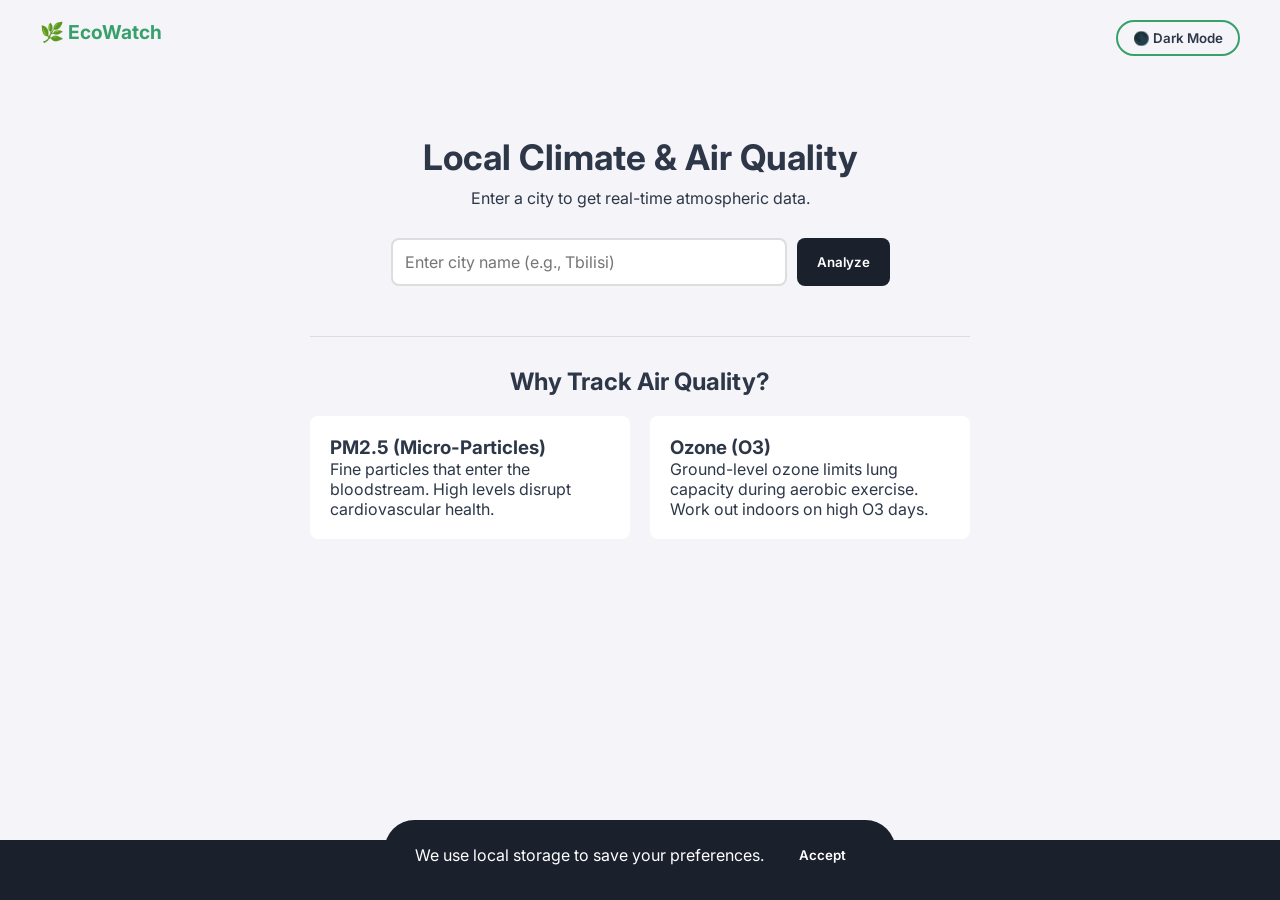
<file: index.html>
<!DOCTYPE html>
<html lang="en">
<head>
    <meta charset="UTF-8">
    <meta name="viewport" content="width=device-width, initial-scale=1.0">
    <title>EcoWatch | Climate Dashboard</title>
    <link href="https://fonts.googleapis.com/css2?family=Inter:wght@400;600;700&display=swap" rel="stylesheet">
    <link rel="stylesheet" href="style.css">
</head>
<body>

    <header id="mainHeader">
        <div class="logo">🌿 EcoWatch</div>
        <button id="themeToggle" class="theme-btn">🌑 Dark Mode</button>
    </header>
    </header>

    <main>
        <section class="search-section">
            <h1>Local Climate & Air Quality</h1>
            <p>Enter a city to get real-time atmospheric data.</p>
            <div class="search-box">
                <input type="text" id="cityInput" placeholder="Enter city name (e.g., Tbilisi)">
                <button id="searchBtn">Analyze</button>
            </div>
        </section>

        <section id="resultContainer" class="result-section hidden">
            </section>

        <section class="info-section">
            <h2>Why Track Air Quality?</h2>
            <div class="info-grid">
                <div class="info-card">
                    <h3>PM2.5 (Micro-Particles)</h3>
                    <p>Fine particles that enter the bloodstream. High levels disrupt cardiovascular health.</p>
                </div>
                <div class="info-card">
                    <h3>Ozone (O3)</h3>
                    <p>Ground-level ozone limits lung capacity during aerobic exercise. Work out indoors on high O3 days.</p>
                </div>
            </div>
        </section>
    </main>

    <footer>
        <p>&copy; 2026 EcoWatch | Data provided by OpenWeather API</p>
        <button id="scrollToTop" class="hidden">↑ Top</button>
    </footer>

    <div id="cookieBanner" class="cookie-banner hidden">
        <p>We use local storage to save your preferences.</p>
        <button id="acceptCookies">Accept</button>
    </div>

    <script src="script.js"></script>
</body>
</html>
</file>
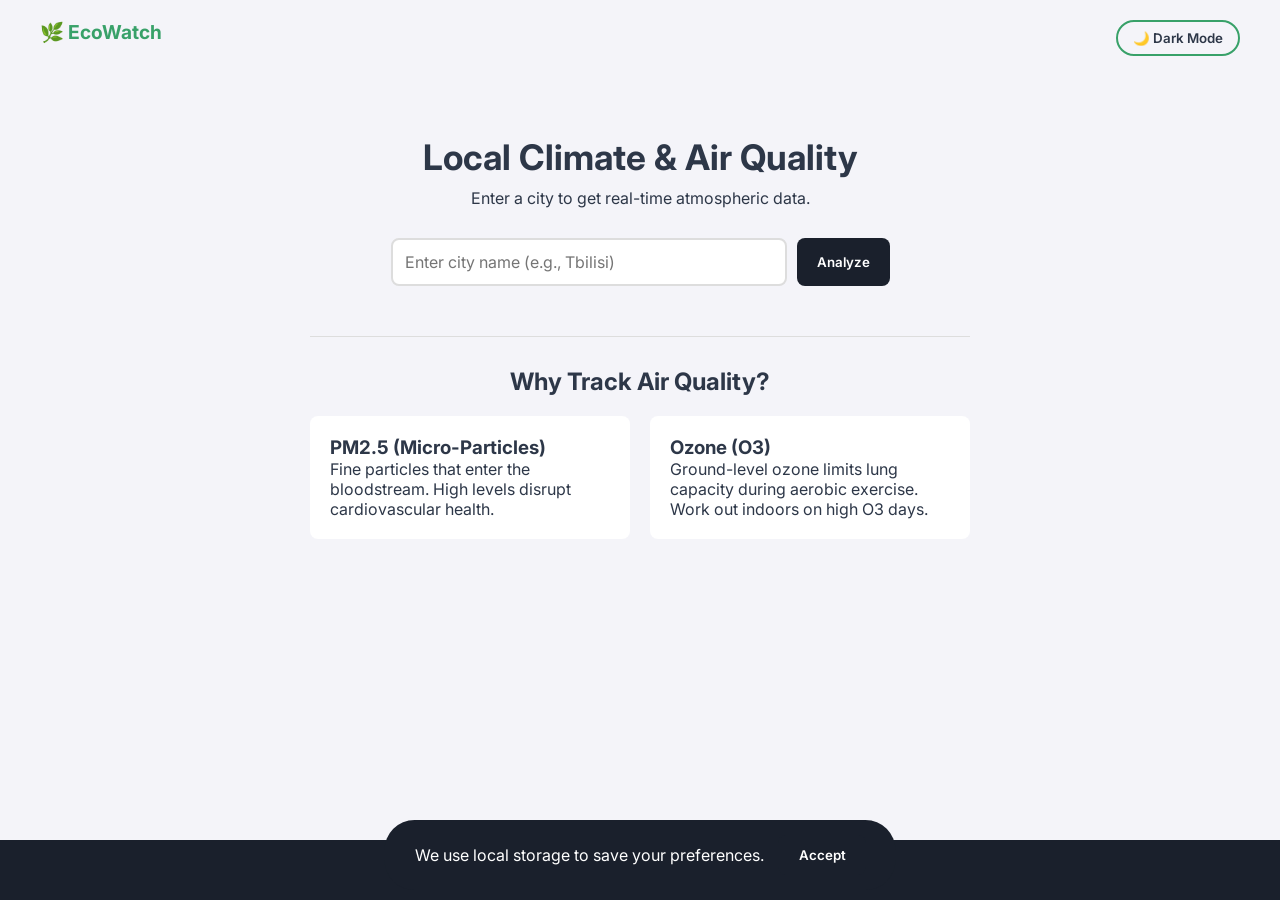
<file: sh.html>
<!DOCTYPE html>
<html lang="en">
<head>
    <meta charset="UTF-8">
    <meta name="viewport" content="width=device-width, initial-scale=1.0">
    <title>EcoWatch | Climate Dashboard</title>
    <link href="https://fonts.googleapis.com/css2?family=Inter:wght@400;600;700&display=swap" rel="stylesheet">
    <link rel="stylesheet" href="style.css">
</head>
<body>

    <header id="mainHeader">
        <div class="logo">🌿 EcoWatch</div>
        <button id="themeToggle" class="theme-btn">🌙 Dark Mode</button>
    </header>
    </header>

    <main>
        <section class="search-section">
            <h1>Local Climate & Air Quality</h1>
            <p>Enter a city to get real-time atmospheric data.</p>
            <div class="search-box">
                <input type="text" id="cityInput" placeholder="Enter city name (e.g., Tbilisi)">
                <button id="searchBtn">Analyze</button>
            </div>
        </section>

        <section id="resultContainer" class="result-section hidden">
            </section>

        <section class="info-section">
            <h2>Why Track Air Quality?</h2>
            <div class="info-grid">
                <div class="info-card">
                    <h3>PM2.5 (Micro-Particles)</h3>
                    <p>Fine particles that enter the bloodstream. High levels disrupt cardiovascular health.</p>
                </div>
                <div class="info-card">
                    <h3>Ozone (O3)</h3>
                    <p>Ground-level ozone limits lung capacity during aerobic exercise. Work out indoors on high O3 days.</p>
                </div>
            </div>
        </section>
    </main>

    <footer>
        <p>&copy; 2026 EcoWatch | Data provided by OpenWeather API</p>
        <button id="scrollToTop" class="hidden">↑ Top</button>
    </footer>

    <div id="cookieBanner" class="cookie-banner hidden">
        <p>We use local storage to save your preferences.</p>
        <button id="acceptCookies">Accept</button>
    </div>

    <script src="script.js"></script>
</body>
</html>
</file>
<file: style.css>
/* --- Variables & Reset --- */
:root {
    --bg: #f4f4f9;
    --text: #2d3748;
    --card-bg: rgba(255, 255, 255, 0.8);

    /* NEW: solid surface color for cards, inputs, header */
    --surface: #ffffff;
    --input-bg: #ffffff;
    --border-color: #ddd;
}
* { margin: 0; padding: 0; box-sizing: border-box; font-family: 'Inter', sans-serif; }
body { background: var(--bg); color: var(--text); display: flex; flex-direction: column; min-height: 100vh; }
.hidden { display: none !important; }

/* --- Section 1: Header --- */
header {
    display: flex; justify-content: space-between; padding: 20px 40px;
    background: transparent; position: sticky; top: 0; transition: 0.3s; z-index: 100;
}

.logo { font-weight: 700; color: #38a169; font-size: 1.2rem; }
.burger-menu { cursor: pointer; font-weight: 600; }

/* --- THEME TOGGLE BUTTON --- */
.theme-btn {
    background: transparent;
    border: 2px solid #38a169;
    color: var(--text);
    padding: 8px 15px;
    border-radius: 20px;
    cursor: pointer;
    font-weight: 600;
    transition: 0.3s;
}
.theme-btn:hover {
    background: #38a169;
    color: white;
}

/* --- DARK MODE --- */

body.dark-mode {
    --bg: #111827;
    --text: #f3f4f6;
    --card-bg: rgba(31, 41, 55, 0.8);

    --surface:      #1f2937;
    --input-bg:     #374151;
    --border-color: #4b5563;
}

/* --- Main Layout --- */
main { max-width: 700px; margin: 40px auto; padding: 20px; text-align: center; flex: 1; }
h1 { font-size: 2.2rem; margin-bottom: 10px; }

/* --- Section 2: Search --- */
.search-box { display: flex; gap: 10px; justify-content: center; margin: 30px 0; }
/* CHANGED: border, background and color now variable-driven */
input {
    padding: 12px; width: 60%;
    border: 2px solid var(--border-color);
    border-radius: 8px; font-size: 1rem;
    background: var(--input-bg);
    color: var(--text);
}
button {
    padding: 12px 20px; background: #1a202c; color: white; border: none;
    border-radius: 8px; cursor: pointer; transition: 0.3s; font-weight: 600;
}
button:hover { background: #38a169; transform: translateY(-2px); }

/* --- Section 3: Data Card (Injected by JS) --- */
.climate-card {
    background: var(--card-bg); padding: 30px; border-radius: 12px;
    box-shadow: 0 10px 20px rgba(0,0,0,0.05); text-align: left;
}
.temperature { font-size: 3rem; font-weight: 700; text-align: center; margin: 20px 0; }
.data-grid { display: grid; grid-template-columns: 1fr 1fr; gap: 15px; margin-top: 20px; }
/* CHANGED: background: white → var(--surface) */
.data-box { background: var(--surface); padding: 15px; border-radius: 8px; font-size: 0.9rem; }
.data-box strong { font-size: 1.1rem; display: block; margin-top: 5px; }

/* Text Colors for Status */
.text-good { color: #38a169; font-weight: 700; }
.text-fair { color: #d69e2e; font-weight: 700; }
.text-bad  { color: #e53e3e; font-weight: 700; }
.status-badge { display: inline-block; padding: 8px 16px; border-radius: 20px; color: white; font-weight: bold; }
.aqi-1 { background: #38a169; } .aqi-2 { background: #d69e2e; }
.aqi-3 { background: #dd6b20; } .aqi-4, .aqi-5 { background: #e53e3e; }

/* --- Section 4: Info Section --- */
.info-section { margin-top: 50px; padding-top: 30px; border-top: 1px solid #ddd; }
.info-grid { display: grid; grid-template-columns: 1fr 1fr; gap: 20px; margin-top: 20px; text-align: left; }
/* CHANGED: background: white → var(--surface) */
.info-card { background: var(--surface); padding: 20px; border-radius: 8px; }

/* --- Section 5: Footer & Utilities --- */
footer { text-align: center; padding: 20px; background: #1a202c; color: white; position: relative; }

.cookie-banner {
    position: fixed; bottom: 10px; left: 50%; transform: translateX(-50%);
    background: #1a202c; color: white; padding: 15px 30px; border-radius: 30px;
    display: flex; gap: 15px; align-items: center; z-index: 999;
}

/* --- RESPONSIVE BREAKPOINTS --- */
@media (max-width: 768px) {
    .data-grid, .info-grid { grid-template-columns: 1fr; }
    input { width: 100%; }
}
@media (max-width: 480px) {
    .search-box { flex-direction: column; }
    h1 { font-size: 1.8rem; }
}
@media (max-width: 320px) {
    header { padding: 15px; flex-direction: column; align-items: center; gap: 10px; }
    .cookie-banner { width: 90%; flex-direction: column; text-align: center; }
}/* --- Variables & Reset --- */
:root {
    --bg: #f4f4f9;
    --text: #2d3748;
    --card-bg: rgba(255, 255, 255, 0.8);
}
* { margin: 0; padding: 0; box-sizing: border-box; font-family: 'Inter', sans-serif; }
body { background: var(--bg); color: var(--text); display: flex; flex-direction: column; min-height: 100vh; }
.hidden { display: none !important; }

/* --- Section 1: Header --- */
header {
    display: flex; justify-content: space-between; padding: 20px 40px;
    background: transparent; position: sticky; top: 0; transition: 0.3s; z-index: 100;
}
header.scrolled { background: white; box-shadow: 0 4px 10px rgba(0,0,0,0.1); }
.logo { font-weight: 700; color: #38a169; font-size: 1.2rem; }
.burger-menu { cursor: pointer; font-weight: 600; }

/* --- THEME TOGGLE BUTTON --- */
.theme-btn {
    background: transparent;
    border: 2px solid #38a169;
    color: var(--text);
    padding: 8px 15px;
    border-radius: 20px;
    cursor: pointer;
    font-weight: 600;
    transition: 0.3s;
}
.theme-btn:hover {
    background: #38a169;
    color: white;
}

/* --- DARK MODE OVERRIDES --- */
/* When the 'dark-mode' class is added to the body by JS, these colors take over */
body.dark-mode {
    --bg: #111827;
    --text: #f3f4f6;
    --card-bg: rgba(31, 41, 55, 0.8);
}

body.dark-mode header.scrolled { background: #111827; border-bottom: 1px solid #374151; }
body.dark-mode input { background: #374151; color: white; border-color: #4b5563; }
body.dark-mode .data-box, body.dark-mode .info-card { background: #1f2937; color: #f3f4f6; }

/* --- Main Layout --- */
main { max-width: 700px; margin: 40px auto; padding: 20px; text-align: center; flex: 1; }
h1 { font-size: 2.2rem; margin-bottom: 10px; }

/* --- Section 2: Search --- */
.search-box { display: flex; gap: 10px; justify-content: center; margin: 30px 0; }
input { padding: 12px; width: 60%; border: 2px solid #ddd; border-radius: 8px; font-size: 1rem; }
button {
    padding: 12px 20px; background: #1a202c; color: white; border: none;
    border-radius: 8px; cursor: pointer; transition: 0.3s; font-weight: 600;
}
button:hover { background: #38a169; transform: translateY(-2px); }

/* --- Section 3: Data Card (Injected by JS) --- */
.climate-card {
    background: var(--card-bg); padding: 30px; border-radius: 12px;
    box-shadow: 0 10px 20px rgba(0,0,0,0.05); text-align: left;
}
.temperature { font-size: 3rem; font-weight: 700; text-align: center; margin: 20px 0; }
.data-grid { display: grid; grid-template-columns: 1fr 1fr; gap: 15px; margin-top: 20px; }
.data-box { background: white; padding: 15px; border-radius: 8px; font-size: 0.9rem; }
.data-box strong { font-size: 1.1rem; display: block; margin-top: 5px; }

/* Text Colors for Status */
.text-good { color: #38a169; font-weight: 700; }
.text-fair { color: #d69e2e; font-weight: 700; }
.text-bad  { color: #e53e3e; font-weight: 700; }
.status-badge { display: inline-block; padding: 8px 16px; border-radius: 20px; color: white; font-weight: bold; }
.aqi-1 { background: #38a169; } .aqi-2 { background: #d69e2e; } 
.aqi-3 { background: #dd6b20; } .aqi-4, .aqi-5 { background: #e53e3e; }

/* --- Section 4: Info Section --- */
.info-section { margin-top: 50px; padding-top: 30px; border-top: 1px solid #ddd; }
.info-grid { display: grid; grid-template-columns: 1fr 1fr; gap: 20px; margin-top: 20px; text-align: left; }
.info-card { background: white; padding: 20px; border-radius: 8px; }

/* --- Section 5: Footer & Utilities --- */
footer { text-align: center; padding: 20px; background: #1a202c; color: white; position: relative; }
#scrollToTop { position: fixed; bottom: 80px; right: 20px; border-radius: 50%; padding: 15px; }
.cookie-banner {
    position: fixed; bottom: 10px; left: 50%; transform: translateX(-50%);
    background: #1a202c; color: white; padding: 15px 30px; border-radius: 30px;
    display: flex; gap: 15px; align-items: center; z-index: 999;
}

/* --- RESPONSIVE BREAKPOINTS (Requirement) --- */
@media (max-width: 768px) {
    .data-grid, .info-grid { grid-template-columns: 1fr; }
    input { width: 100%; }
}
@media (max-width: 480px) {
    .search-box { flex-direction: column; }
    h1 { font-size: 1.8rem; }
}
@media (max-width: 320px) {
    header { padding: 15px; flex-direction: column; align-items: center; gap: 10px; }
    .cookie-banner { width: 90%; flex-direction: column; text-align: center; }
}
</file>
